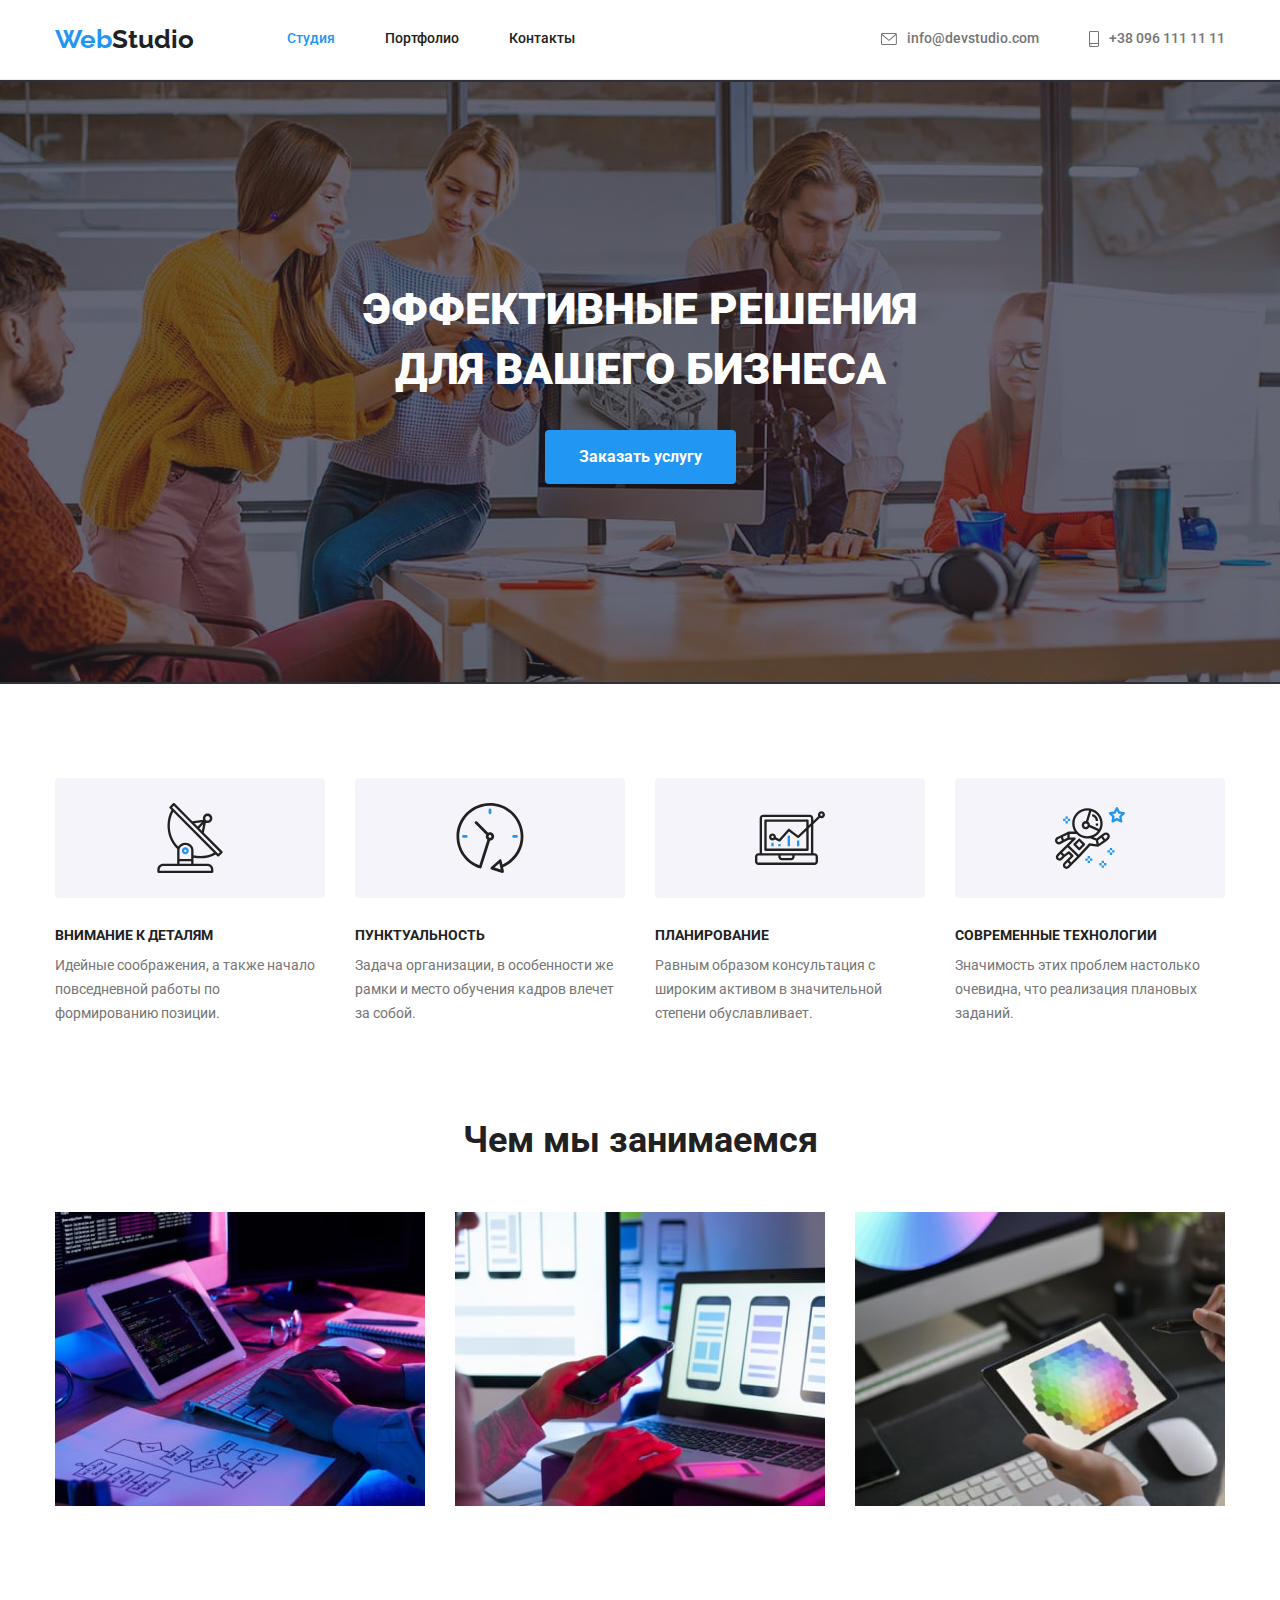
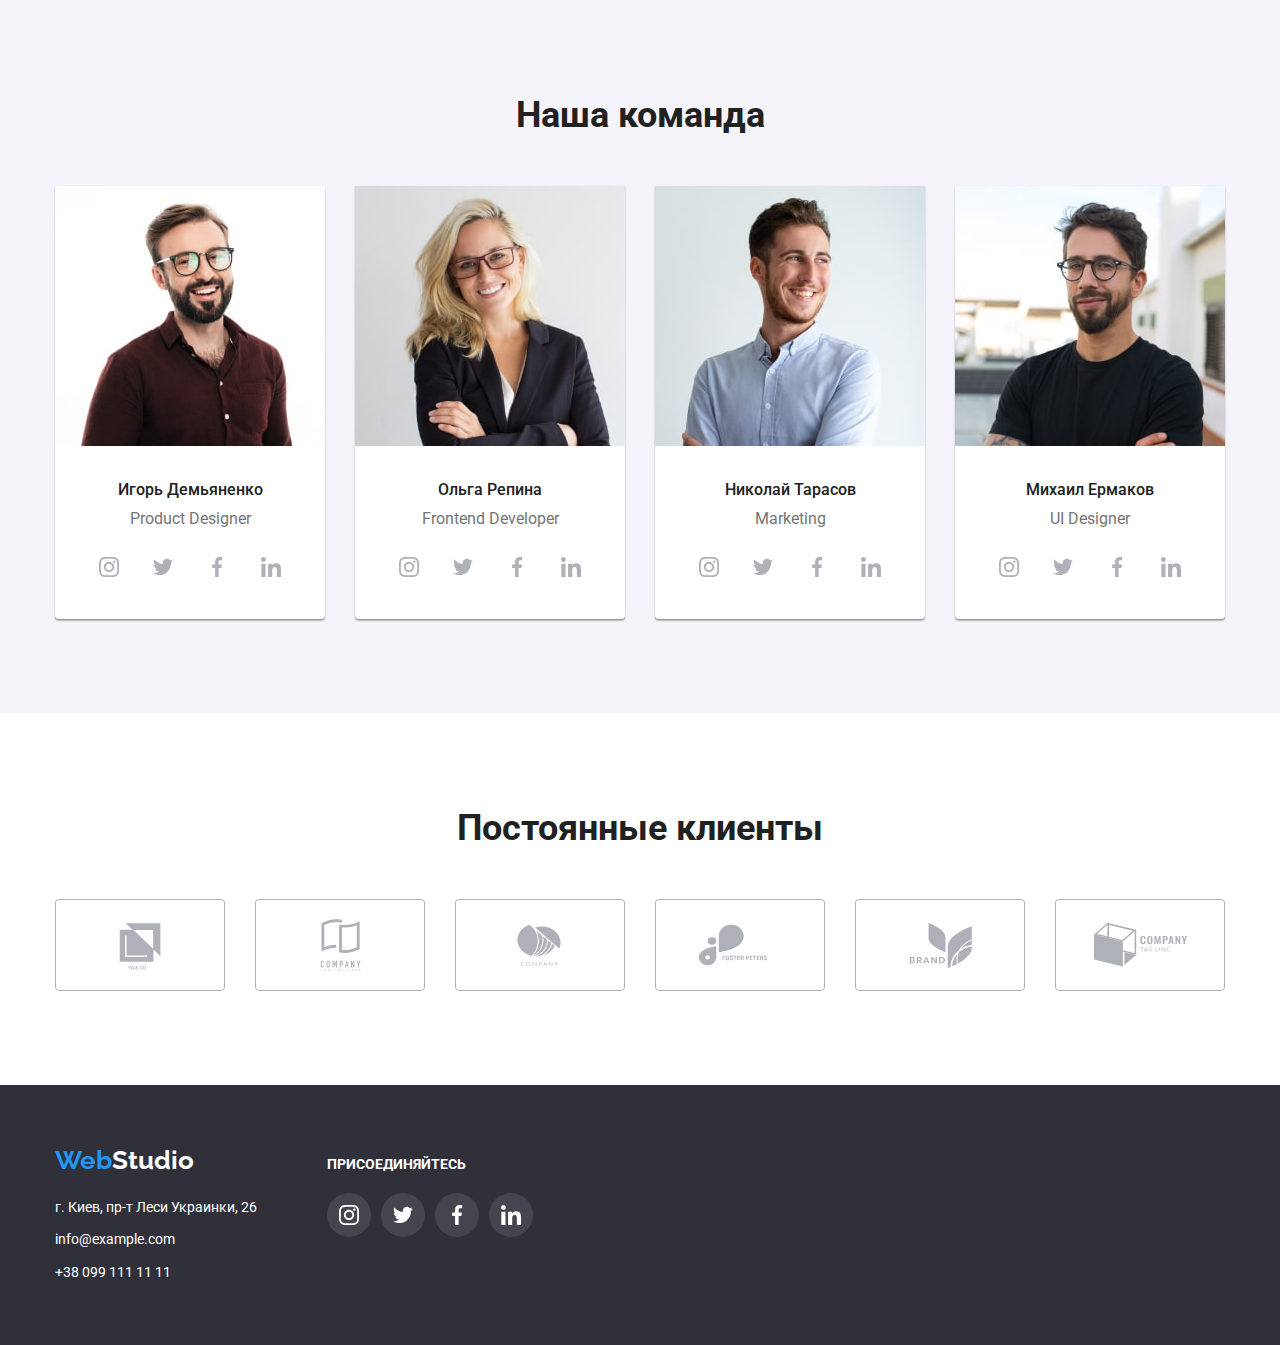
<file: index.html>
<!DOCTYPE html>
<html lang="ru">
<head>
    <meta charset="UTF-8">
    <meta http-equiv="X-UA-Compatible" content="IE=edge">
    <meta name="viewport" content="width=device-width, initial-scale=1.0">
    <title>Студия</title>
    <link rel="preconnect" href="https://fonts.googleapis.com">
    <link rel="preconnect" href="https://fonts.gstatic.com" crossorigin>
    <link href="https://fonts.googleapis.com/css2?family=Raleway:wght@700&family=Roboto:wght@400;500;700;900&display=swap"
        rel="stylesheet">
    <link rel="stylesheet" href="https://cdnjs.cloudflare.com/ajax/libs/modern-normalize/1.1.0/modern-normalize.min.css">
    <link rel="stylesheet" href="./css/styles.css">
</head>

<body>

    <header class="header">
        <div class="container header-container">
            <a class="logo-link link" href="./index.html"><span>Web</span>Studio</a>
            <nav class="header-navigation">
                <ul class="header-list">
                    <li class="header-item active" ><a class="link" href="./index.html">Студия</a></li>
                    <li class="header-item"><a class="link" href="./portfolio.html">Портфолио</a></li>
                    <li class="header-item"><a class="link" href="">Контакты</a></li>
                </ul>
            </nav> 
            <ul class="header-contact">
                <li class="header-contact-item">
                    <a class="header-contact-list link" href="mailto:info@devstudio.com">
                        <svg class="icon">
                            <use href="./images/icons.svg#mail"></use>
                        </svg>
                        info@devstudio.com
                    </a>
                </li>
                <li class="header-contact-item">
                    <a class="header-contact-list link" href="tel:+380961111111">
                        <svg class="icon smartphone">
                            <use href="./images/icons.svg#smartphone"></use>
                        </svg>
                        +38 096 111 11 11
                    </a>
                </li>
            </ul>
        </div>
    </header> 

    <main class="main">
        
        <section class="hero">
            <div class="container">
                <h1 class="hero-title">Эффективные решения <br /> для вашего бизнеса</h1>
                <button type="button" class="hero-button">Заказать услугу</button>
            </div>
        </section>

        <section class="advantage">
            <div class="container">
                <h2 hidden>Наши преимущества</h2>
                <ul class="advantage-list">
                    <li class="advantage-item">
                        <div class="advantage-item-top">
                            <svg class="advantage-icon">
                                <use href="./images/icons.svg#antenna"></use>
                            </svg>
                        </div>
                        <h3 class="advantage-title">Внимание к деталям</h3>
                        <p class="advantage-text">Идейные соображения, а также начало повседневной работы по формированию позиции.</p>
                    </li>
                    <li class="advantage-item">
                        <div class="advantage-item-top">
                            <svg class="advantage-icon">
                                <use href="./images/icons.svg#clock"></use>
                            </svg>
                        </div>
                        <h3 class="advantage-title">Пунктуальность</h3>
                        <p class="advantage-text">Задача организации, в особенности же рамки и место обучения кадров влечет за собой.
                        </p>
                    </li>
                    <li class="advantage-item">
                        <div class="advantage-item-top">
                            <svg class="advantage-icon">
                                <use href="./images/icons.svg#diagram"></use>
                            </svg>
                        </div>
                        <h3 class="advantage-title">Планирование</h3>
                        <p class="advantage-text">Равным образом консультация с широким активом в значительной степени обуславливает.
                        </p>
                    </li>
                    <li class="advantage-item">
                        <div class="advantage-item-top">
                            <svg class="advantage-icon">
                                <use href="./images/icons.svg#astronaut"></use>
                            </svg>
                        </div>
                        <h3 class="advantage-title">Современные технологии</h3>
                        <p class="advantage-text">Значимость этих проблем настолько очевидна, что реализация плановых заданий.</p>
                    </li>
                </ul>
            </div>
            
        </section>

        <section class="work">
            <div class="container">
                <h2 class="work-title">Чем мы занимаемся</h2>
                <ul class="work-list">
                    <li class="work-item"><img src="./images/image1.jpg" alt="image1" width="370" height="294"></li>
                    <li class="work-item"><img src="./images/image2.jpg" alt="image2" width="370" height="294"></li>
                    <li class="work-item"><img src="./images/image3.jpg" alt="image3" width="370" height="294"></li>
                </ul>
            </div>
        </section>

        <section class="team">
            <div class="container">
                <h2 class="team-title">Наша команда</h2>
                <ul class="team-list">
                    <li class="team-item">
                        <img src="./images/our-team/product-designer.jpg" alt="product-designer" width="270" height="260">
                        <div class="expert">
                            <h3 class="team-item-title">Игорь Демьяненко</h3>
                            <p class="team-item-text">Product Designer</p>
                            <ul class="social">
                                <li class="social-li">
                                    <a class="social-item link" href="">
                                        <svg class="social-icon">
                                            <use href="./images/icons.svg#instagram"></use>
                                        </svg>
                                    </a>
                                </li>
                                <li class="social-li">
                                    <a class="social-item link" href="">
                                        <svg class="social-icon">
                                            <use href="./images/icons.svg#twitter"></use>
                                        </svg>
                                    </a>
                                </li>
                                <li class="social-li">
                                    <a class="social-item link" href="">
                                        <svg class="social-icon">
                                            <use href="./images/icons.svg#facebook"></use>
                                        </svg>
                                    </a>
                                </li>
                                <li class="social-li">
                                    <a class="social-item link" href="">
                                        <svg class="social-icon">
                                            <use href="./images/icons.svg#linkedin"></use>
                                        </svg>
                                    </a>
                                </li>
                            </ul>
                        </div>
                    </li>
                    <li class="team-item">
                        <img src="./images/our-team/frontend-developer.jpg" alt="frontend-developer" width="270" height="260">
                        <div class="expert">
                            <h3 class="team-item-title">Ольга Репина</h3>
                            <p class="team-item-text">Frontend Developer</p>
                            <ul class="social">
                                <li class="social-li">
                                    <a class="social-item link" href="">
                                        <svg class="social-icon">
                                            <use href="./images/icons.svg#instagram"></use>
                                        </svg>
                                    </a>
                                </li>
                                <li class="social-li">
                                    <a class="social-item link" href="">
                                        <svg class="social-icon">
                                            <use href="./images/icons.svg#twitter"></use>
                                        </svg>
                                    </a>
                                </li>
                                <li class="social-li">
                                    <a class="social-item link" href="">
                                        <svg class="social-icon">
                                            <use href="./images/icons.svg#facebook"></use>
                                        </svg>
                                    </a>
                                </li>
                                <li class="social-li">
                                    <a class="social-item link" href="">
                                        <svg class="social-icon">
                                            <use href="./images/icons.svg#linkedin"></use>
                                        </svg>
                                    </a>
                                </li>
                            </ul>
                        </div>
                    </li>
                    <li class="team-item">
                        <img src="./images/our-team/marketing.jpg" alt="marketing" width="270" height="260">
                        <div class="expert">
                            <h3 class="team-item-title">Николай Тарасов</h3>
                            <p class="team-item-text">Marketing</p>
                            <ul class="social">
                                <li class="social-li">
                                    <a class="social-item link" href="">
                                        <svg class="social-icon">
                                            <use href="./images/icons.svg#instagram"></use>
                                        </svg>
                                    </a>
                                </li>
                                <li class="social-li">
                                    <a class="social-item link" href="">
                                        <svg class="social-icon">
                                            <use href="./images/icons.svg#twitter"></use>
                                        </svg>
                                    </a>
                                </li>
                                <li class="social-li">
                                    <a class="social-item link" href="">
                                        <svg class="social-icon">
                                            <use href="./images/icons.svg#facebook"></use>
                                        </svg>
                                    </a>
                                </li>
                                <li class="social-li">
                                    <a class="social-item link" href="">
                                        <svg class="social-icon">
                                            <use href="./images/icons.svg#linkedin"></use>
                                        </svg>
                                    </a>
                                </li>
                            </ul>
                        </div>
                    </li>
                    <li class="team-item">
                        <img src="./images/our-team/ul-designer.jpg" alt="ul-designer" width="270" height="260">
                        <div class="expert">
                            <h3 class="team-item-title">Михаил Ермаков</h3>
                            <p class="team-item-text">UI Designer</p>
                            <ul class="social">
                                <li class="social-li">
                                    <a class="social-item link" href="">
                                        <svg class="social-icon">
                                            <use href="./images/icons.svg#instagram"></use>
                                        </svg>
                                    </a>
                                </li>
                                <li class="social-li">
                                    <a class="social-item link" href="">
                                        <svg class="social-icon">
                                            <use href="./images/icons.svg#twitter"></use>
                                        </svg>
                                    </a>
                                </li>
                                <li class="social-li">
                                    <a class="social-item link" href="">
                                        <svg class="social-icon">
                                            <use href="./images/icons.svg#facebook"></use>
                                        </svg>
                                    </a>
                                </li>
                                <li class="social-li">
                                    <a class="social-item link" href="">
                                        <svg class="social-icon">
                                            <use href="./images/icons.svg#linkedin"></use>
                                        </svg>
                                    </a>
                                </li>
                            </ul>
                        </div>
                    </li>
                </ul>
            </div>
        </section>

        <section class="clients">
            <div class="container">
                <h2 class="clients-title">Постоянные клиенты</h2>
                <ul class="firms">
                    <a class="firms-item link" href="">
                        <svg class="clients-icon">
                        <use href="./images/icons.svg#Logo-1"></use>
                    </svg>
                    </a>
                    <a class="firms-item link" href="">
                        <svg class="clients-icon">
                        <use href="./images/icons.svg#Logo-2"></use>
                    </svg>
                    </a>
                    <a class="firms-item link" href="">
                        <svg class="clients-icon">
                        <use href="./images/icons.svg#Logo-3"></use>
                    </svg>
                    </a>
                    <a class="firms-item link" href="">
                        <svg class="clients-icon">
                        <use href="./images/icons.svg#Logo-4"></use>
                    </svg>
                    </a>
                    <a class="firms-item link" href="">
                        <svg class="clients-icon">
                        <use href="./images/icons.svg#Logo-5"></use>
                    </svg>
                    </a>
                    <a class="firms-item link" href="">
                        <svg class="clients-icon">
                        <use href="./images/icons.svg#Logo-6"></use>
                    </svg>
                    </a>
                </ul>
            </div>
        </section>
    </main>

    <footer class="footer">

        <div class="container footer-container">
            <section class="footer-right">
                <a class="footer-logo-link link" href="./index.html"><span>Web</span>Studio</a>
                <address class="footer-adress">
                    <ul class="adress-list">
                        <li class="adress-item">
                            <a class="adress-link link" href="https://goo.gl/maps/3PC4HaNQBLB8UQDGA" target="_blank"
                                rel="noopener noreferrer">г. Киев, пр-т Леси Украинки, 26</a>
                        </li>
                        <li class="adress-item">
                            <a class="adress-link link" href="mailto:info@example.com">info@example.com</a>
                        </li>
                        <li class="adress-item">
                            <a class="adress-link link" href="tel:+380991111111">+38 099 111 11 11</a>
                        </li>
                    </ul>
                </address>
            </section>
            

            <section class="join">
                <h3 class="join-title">присоединяйтесь</h3>
                <ul class="footer-social">
                    <a class="footer-social-item link" href="">
                        <svg class="footer-social-icon">
                        <use href="./images/icons.svg#instagram"></use>
                    </svg>
                    </a>
                    <a class="footer-social-item link" href="">
                        <svg class="footer-social-icon">
                        <use href="./images/icons.svg#twitter"></use>
                    </svg>
                    </a>
                    <a class="footer-social-item link" href="">
                        <svg class="footer-social-icon">
                        <use href="./images/icons.svg#facebook"></use>
                    </svg>
                    </a>
                    <a class="footer-social-item link" href="">
                        <svg class="footer-social-icon">
                        <use href="./images/icons.svg#linkedin"></use>
                    </svg>
                    </a>
                </ul>
            </section>
        </div>
    </footer>

</body>

</html>
</file>
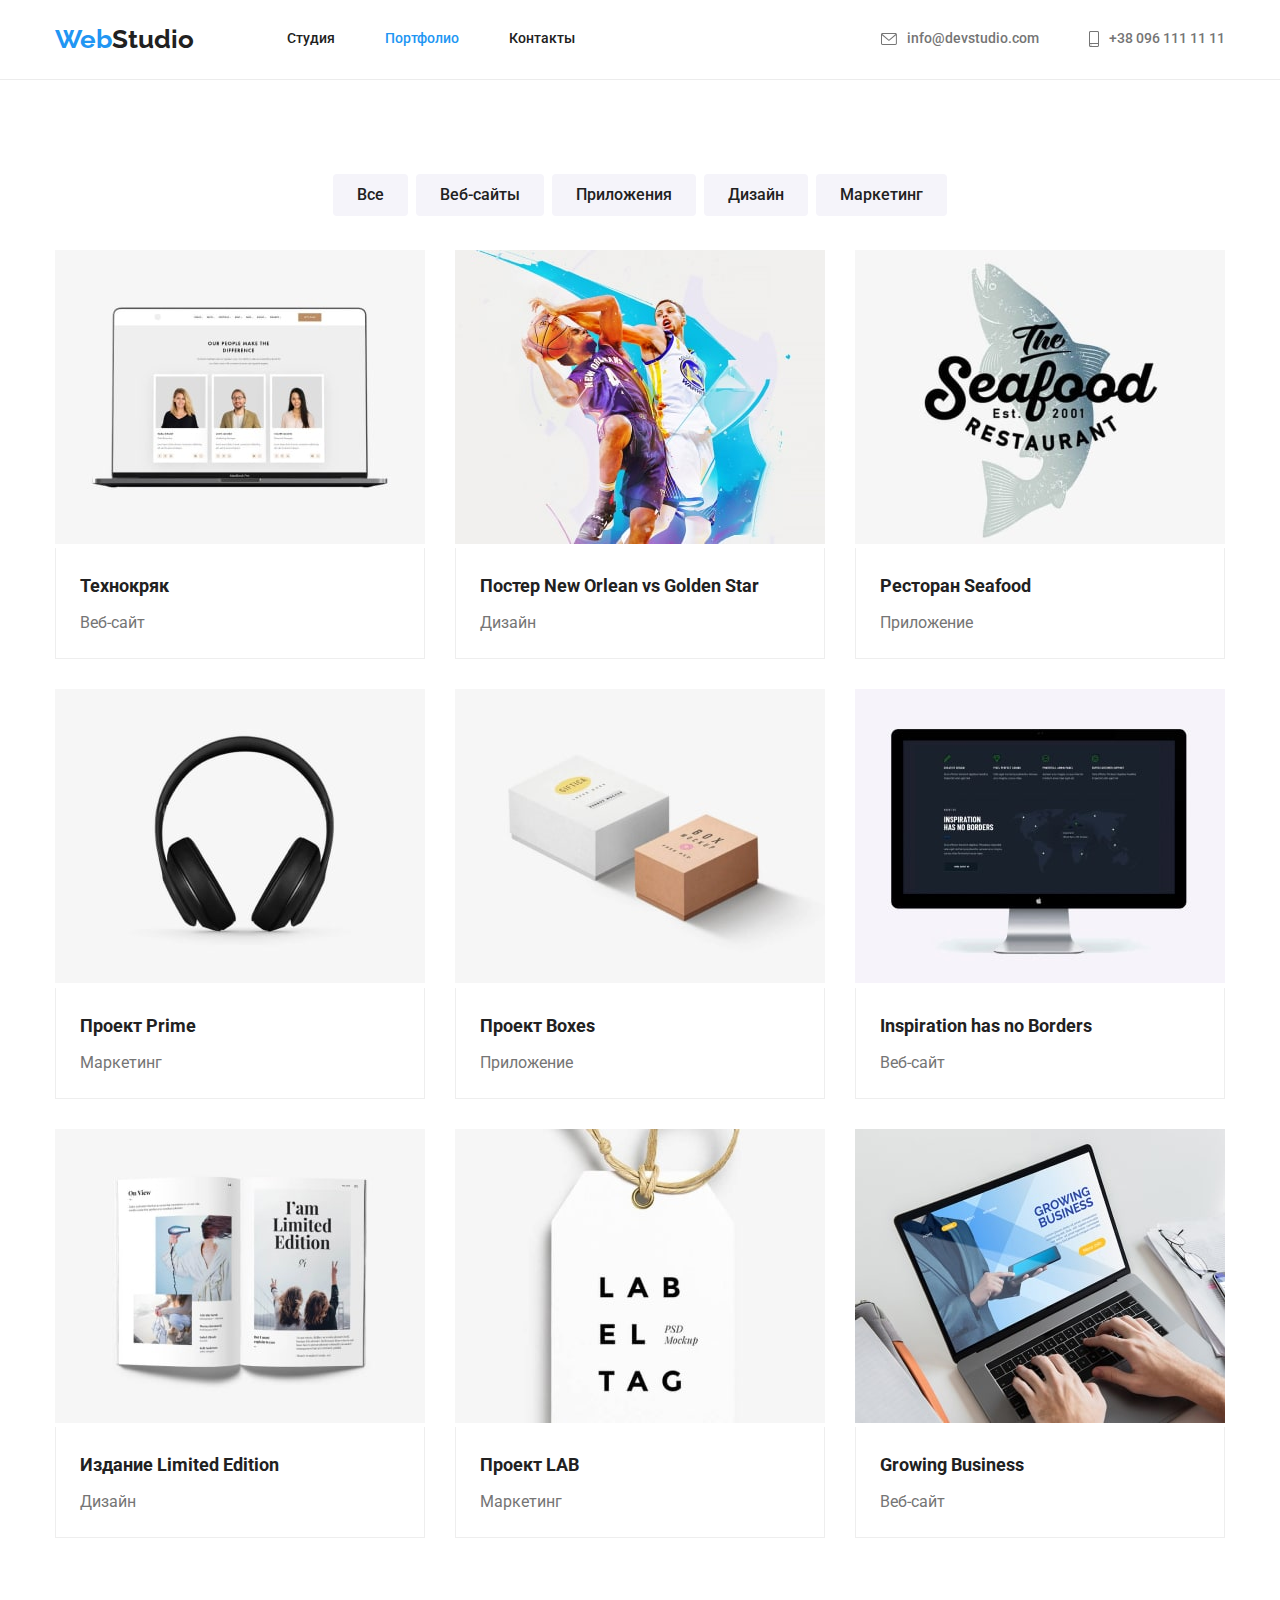
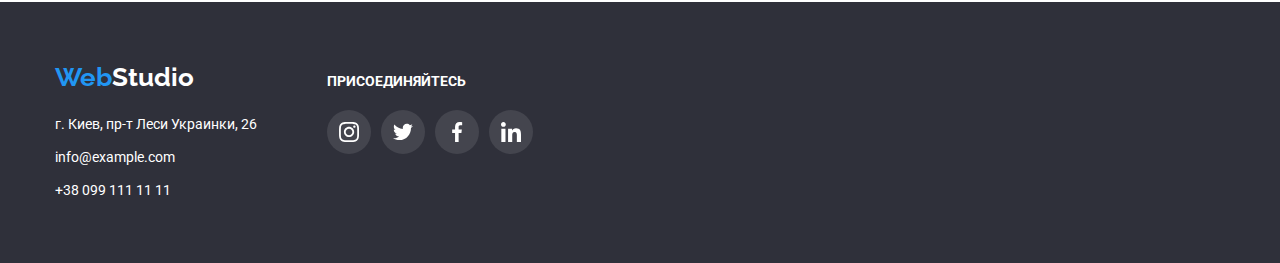
<file: portfolio.html>
<!DOCTYPE html>
<html lang="ru">
<head>
    <meta charset="UTF-8">
    <meta http-equiv="X-UA-Compatible" content="IE=edge">
    <meta name="viewport" content="width=device-width, initial-scale=1.0">
    <title>Портфолио</title>
    <link rel="preconnect" href="https://fonts.googleapis.com">
    <link rel="preconnect" href="https://fonts.gstatic.com" crossorigin>
    <link href="https://fonts.googleapis.com/css2?family=Raleway:wght@700&family=Roboto:wght@400;500;700;900&display=swap"
        rel="stylesheet">
    <link rel="stylesheet" href="https://cdnjs.cloudflare.com/ajax/libs/modern-normalize/1.1.0/modern-normalize.min.css">    
    <link rel="stylesheet" href="./css/styles.css">
</head>

<body>

    <header class="header">
        <div class="container header-container">
            <a class="logo-link link" href="./index.html"><span>Web</span>Studio</a>
            <nav class="header-navigation">
                <ul class="header-list">
                    <li class="header-item"><a class="link" href="./index.html">Студия</a></li>
                    <li class="header-item active"><a class="link" href="./portfolio.html">Портфолио</a></li>
                    <li class="header-item"><a class="link" href="">Контакты</a></li>
                </ul>
            </nav>
            <ul class="header-contact">
                <li class="header-contact-item">
                    <a class="header-contact-list link" href="mailto:info@devstudio.com">
                        <svg class="icon">
                            <use href="./images/icons.svg#mail"></use>
                        </svg>
                        info@devstudio.com
                    </a>
                </li>
                <li class="header-contact-item">
                    <a class="header-contact-list link" href="tel:+380961111111">
                        <svg class="icon smartphone">
                            <use href="./images/icons.svg#smartphone"></use>
                        </svg>
                        +38 096 111 11 11
                    </a>
                </li>
            </ul>
        </div>
    </header>

    <main>
        <section class="main-portfolio">
            <div class="container navigation">
                <ul class="navigation-list">
                    <li class="navigation-item"><button type="button" class="navigation-button">Все</button></li>
                    <li class="navigation-item"><button type="button" class="navigation-button">Веб-сайты</button></li>
                    <li class="navigation-item"><button type="button" class="navigation-button">Приложения</button></li>
                    <li class="navigation-item"><button type="button" class="navigation-button">Дизайн</button></li>
                    <li class="navigation-item"><button type="button" class="navigation-button">Маркетинг</button></li>
                </ul>
            </div>
            
            <div class="container works">
                <ul class="works-list">
                    <li class="works-item">
                        <a class="works-link link" href="">
                            <img src="./images/portfolio/laptop.jpg" alt="laptop" width="370" height="294">
                            <div class="works-description">
                                <h3 class="works-item-title">Технокряк</h3>
                                <p class="works-item-text">Веб-сайт</p>
                            </div>
                        </a>
                    </li>
                    <li class="works-item">
                        <a class="works-link link" href="">
                            <img src="./images/portfolio/basketbolists.jpg" alt="basketbolists" width="370" height="294">
                            <div class="works-description">
                                <h3 class="works-item-title">Постер New Orlean vs Golden Star</h3>
                                <p class="works-item-text">Дизайн</p>
                            </div>
                        </a>
                    </li>
                    <li class="works-item">
                        <a class="works-link link" href="">
                            <img src="./images/portfolio/seafood.jpg" alt="seafood" width="370" height="294">
                            <div class="works-description">
                                <h3 class="works-item-title">Ресторан Seafood</h3>
                                <p class="works-item-text">Приложение</p>
                            </div>
                        </a>
                    </li>
                    <li class="works-item">
                        <a class="works-link link" href="">
                            <img src="./images/portfolio/earphones.jpg" alt="earphones" width="370" height="294">
                            <div class="works-description">
                                <h3 class="works-item-title">Проект Prime</h3>
                                <p class="works-item-text">Маркетинг</p>
                            </div>
                        </a>
                    </li>
                    <li class="works-item">
                        <a class="works-link link" href="">
                            <img src="./images/portfolio/boxes.jpg" alt="boxes" width="370" height="294">
                            <div class="works-description">
                                <h3 class="works-item-title">Проект Boxes</h3>
                                <p class="works-item-text">Приложение</p>
                            </div>
                        </a>
                    </li>
                    <li class="works-item">
                        <a class="works-link link" href="">
                            <img src="./images/portfolio/display.jpg" alt="display" width="370" height="294">
                            <div class="works-description">
                                <h3 class="works-item-title">Inspiration has no Borders</h3>
                                <p class="works-item-text">Веб-сайт</p>
                            </div>
                        </a>
                    </li>
                    <li class="works-item">
                        <a class="works-link link" href="">
                            <img src="./images/portfolio/book.jpg" alt="book" width="370" height="294">
                            <div class="works-description">
                                <h3 class="works-item-title">Издание Limited Edition</h3>
                                <p class="works-item-text">Дизайн</p>
                            </div>
                        </a>
                    </li>
                    <li class="works-item">
                        <a class="works-link link" href="">
                            <img src="./images/portfolio/lab.jpg" alt="lab" width="370" height="294">
                            <div class="works-description">
                                <h3 class="works-item-title">Проект LAB</h3>
                                <p class="works-item-text">Маркетинг</p>
                            </div>
                        </a>
                    </li>
                    <li class="works-item">
                        <a class="works-link link" href="">
                            <img src="./images/portfolio/growing-business.jpg" alt="growing-business" width="370" height="294">
                            <div class="works-description">
                                <h3 class="works-item-title">Growing Business</h3>
                                <p class="works-item-text">Веб-сайт</p>
                            </div>
                        </a>
                    </li>
                </ul>
            </div>
        </section>
    </main>

    <footer class="footer">
    
        <div class="container footer-container">
            <section class="footer-right">
                <a class="footer-logo-link link" href="./index.html"><span>Web</span>Studio</a>
                <address class="footer-adress">
                    <ul class="adress-list">
                        <li class="adress-item">
                            <a class="adress-link link" href="https://goo.gl/maps/3PC4HaNQBLB8UQDGA" target="_blank"
                                rel="noopener noreferrer">г. Киев, пр-т Леси Украинки, 26</a>
                        </li>
                        <li class="adress-item">
                            <a class="adress-link link" href="mailto:info@example.com">info@example.com</a>
                        </li>
                        <li class="adress-item">
                            <a class="adress-link link" href="tel:+380991111111">+38 099 111 11 11</a>
                        </li>
                    </ul>
                </address>
            </section>
    
    
            <section class="join">
                <h3 class="join-title">присоединяйтесь</h3>
                <ul class="footer-social">
                    <a class="footer-social-item link" href="">
                        <svg class="footer-social-icon">
                            <use href="./images/icons.svg#instagram"></use>
                        </svg>
                    </a>
                    <a class="footer-social-item link" href="">
                        <svg class="footer-social-icon">
                            <use href="./images/icons.svg#twitter"></use>
                        </svg>
                    </a>
                    <a class="footer-social-item link" href="">
                        <svg class="footer-social-icon">
                            <use href="./images/icons.svg#facebook"></use>
                        </svg>
                    </a>
                    <a class="footer-social-item link" href="">
                        <svg class="footer-social-icon">
                            <use href="./images/icons.svg#linkedin"></use>
                        </svg>
                    </a>
                </ul>
            </section>
        </div>
    </footer>

</body>

</html>
</file>
<file: css/styles.css>
:root {
  --primary-text-color: #212121;
  --secondary-text-color: #757575;
  --third-text-color: #ffffff;
  --accent-color: #2196f3;
  --main-bgc: #ffffff;
  --additional-bgc: #2f303a;
  --third-bgc: #f5f4fa;
  --button-bgc: #f5f4fa;
  --button-accent-bgc: #2196f3;
  --button-accent-color: #ffffff;
  --border-color: #ececec;
  --border-second-color: #eeeeee;
  --border-third-color: #afb1b8;
  --gradient-color: #c4c4c4;
  --social-color: #afb1b8;
}

body {
  font-family: Roboto, sans-serif;
  background-color: var(--main-bgc);
  color: var(--primary-text-color);
}

.link {
  color: inherit;
  display: block;
  text-decoration: none;
}

.link:hover,
.link:focus {
  color: var(--accent-color);
}

.active {
  color: var(--accent-color);
}

ul {
  list-style: none;
  margin: 0;
  padding: 0;
}
p,
h1,
h2,
h3,
h4,
h5,
h6 {
  margin: 0;
}

button {
  cursor: pointer;
  border-radius: 4px;
  border-color: transparent;
}

.logo-link {
  font-family: Raleway;
  font-weight: 700;
  font-size: 26px;
  line-height: 1.19;
  color: var(--primary-text-color);

  margin-right: 93px;
}

.footer-logo-link {
  font-family: Raleway;
  font-weight: 700;
  font-size: 26px;
  line-height: 1.19;
  color: var(--third-text-color);
}

h2 {
  font-weight: 700;
  font-size: 36px;
  line-height: 1.17;
  text-align: center;
  color: var(--primary-text-color);
}

.container {
  width: 1200px;
  padding-left: 15px;
  padding-right: 15px;
  margin: 0 auto;
}

/*--------------------HEADER---------------------*/

.header {
  background-color: var(--main-bgc);

  border-bottom: 1px solid var(--border-color);
  padding: 24px 0px;
}

span {
  color: var(--accent-color);
  font-weight: 700;
}

.header-list {
  display: flex;
}

.header-item {
  font-weight: 500;
  font-size: 14px;
  line-height: 1.14;
}

.header-item:not(:last-child) {
  margin-right: 50px;
}

.header-contact-item {
  font-weight: 500;
  font-size: 14px;
  line-height: 1.14;
  color: var(--secondary-text-color);
}

.header-contact-item:not(:last-child) {
  margin-right: 50px;
}

.header-container {
  display: flex;
  align-items: center;
}

.icon {
  fill: var(--secondary-text-color);

  width: 16px;
  height: 12px;
  margin-right: 10px;
}

.smartphone {
  width: 10px;
  height: 16px;
}

.header-contact {
  display: flex;
  margin-left: auto;
  justify-content: auto;
}

.header-contact-list {
  display: flex;
  align-items: center;
}

.header-contact-list:hover .icon,
.header-contact-list:focus .icon {
  fill: var(--accent-color);
}

/*--------------------HERO--------------------*/

.hero {
  background-color: var(--additional-bgc);
  background-image: linear-gradient(rgba(47, 48, 58, 0.4), rgba(47, 48, 58, 0.4)),
    url(../images/hero-image.jpg);
  background-repeat: no-repeat;
  background-position: center;

  text-align: center;

  padding-top: 200px;
  padding-bottom: 200px;
}

.hero-title {
  font-weight: 900;
  font-size: 44px;
  line-height: 1.36;
  text-align: center;
  text-transform: uppercase;
  color: var(--third-text-color);

  margin: 0;
}

.hero-button {
  font-family: inherit;
  font-weight: 700;
  font-size: 16px;
  line-height: 1.88;
  align-items: center;
  text-align: center;
  background-color: var(--accent-color);
  color: var(--third-text-color);

  padding: 10px 32px;
  margin-top: 30px;
}

/*--------------------ADVANTAGE--------------------*/

.advantage {
  background-color: var(--main-bgc);
  padding-top: 94px;
  padding-bottom: 94px;
}

.advantage-item-top {
  display: flex;
  justify-content: center;
  align-items: center;
  width: 100%;
  height: 120px;

  background: var(--third-bgc);
  border-radius: 4px;

  margin-bottom: 30px;
}

.advantage-icon {
  width: 70px;
  height: 70px;
}

.advantage-list {
  display: flex;
  justify-content: space-between;
}

.advantage-item {
  width: 270px;
}

.advantage-item:not(:last-child) {
  margin-right: 30px;
}

.advantage-title {
  font-weight: 700;
  font-size: 14px;
  line-height: 1.14;
  text-transform: uppercase;
  color: var(--primary-text-color);

  margin-bottom: 10px;
}

.advantage-text {
  font-size: 14px;
  line-height: 1.71;
  color: var(--secondary-text-color);
}

/*--------------------WORK--------------------*/

.work {
  padding-bottom: 90px;
}

.work-title {
  margin-bottom: 50px;
}

.work-list {
  display: flex;
}

.work-item:not(:last-child) {
  margin-right: 30px;
}

/*--------------------TEAM--------------------*/

.team {
  background-color: #f5f4fa;

  padding-top: 94px;
  padding-bottom: 94px;
}

.team-title {
  margin-bottom: 50px;
}

.team-list {
  display: flex;
  justify-content: space-between;
}

.team-item {
  background-color: var(--main-bgc);

  box-shadow: 0px 1px 3px rgba(0, 0, 0, 0.12), 0px 1px 1px rgba(0, 0, 0, 0.14),
    0px 2px 1px rgba(0, 0, 0, 0.2);
  border-radius: 0px 0px 4px 4px;
}

.expert {
  padding-top: 30px;
}

.team-item-title {
  font-weight: 500;
  font-size: 16px;
  line-height: 1.19;
  text-align: center;
  color: var(--primary-text-color);

  margin-bottom: 10px;
}

.team-item-text {
  font-size: 16px;
  line-height: 1.19;
  text-align: center;
  color: var(--secondary-text-color);
}

.social {
  display: flex;
  justify-content: center;

  padding-top: 16px;
  padding-bottom: 30px;
}

.social-li:not(:last-child) {
  margin-right: 10px;
}

.social-item {
  display: flex;
  width: 44px;
  height: 44px;

  padding: 12px;
  border-radius: 50%;
}

.social-item:hover,
.social-item:focus {
  background-color: var(--button-accent-bgc);
  border-radius: 50%;
}

.social-item:hover .social-icon,
.social-item:focus .social-icon {
  fill: var(--button-accent-color);
}

.social-icon {
  fill: var(--social-color);

  width: 20px;
  height: 20px;

  /* padding: 12px; */
}

/*--------------------CLIENTS--------------------*/

.clients {
  padding-top: 94px;
  padding-bottom: 94px;
}

.clients-title {
  margin-bottom: 50px;
}

.firms {
  display: flex;
  justify-content: space-between;
}

.firms-item {
  width: 170px;
  height: 92px;

  padding: 16px 32px;

  border: 1px solid var(--border-third-color);
  border-radius: 4px;
}

.firms-item:hover,
.firms-item:focus {
  border: 1px solid var(--button-accent-bgc);
}

.firms-item:hover .clients-icon,
.firms-item:focus .clients-icon {
  fill: var(--accent-color);
}

.clients-icon {
  fill: var(--social-color);

  width: 106px;
  height: 60px;
}

/*--------------------FOOTER--------------------*/

.footer {
  background-color: var(--additional-bgc);

  padding-top: 60px;
  padding-bottom: 60px;
}

.footer-container {
  display: flex;
  align-items: baseline;
}

.footer-right {
  margin-right: 70px;
}

.footer-adress {
  font-style: inherit;

  margin-top: 20px;
}

.adress-item:not(:last-child) {
  margin-bottom: 9px;
}

.adress-link {
  font-size: 14px;
  line-height: 1.71;
  color: var(--third-text-color);
}

.join {
  width: 206px;
  height: 80px;
}

.join-title {
  font-weight: 700;
  font-size: 14px;
  line-height: 1.14;

  color: var(--third-text-color);

  text-transform: uppercase;

  margin-bottom: 20px;
}

.footer-social {
  display: flex;
  justify-content: space-between;
}

.footer-social-item {
  width: 44px;
  height: 44px;

  background-color: rgba(255, 255, 255, 0.1);
  border-radius: 50%;

  padding: 12px;
}

.footer-social-item:hover,
.footer-social-item:focus {
  background-color: var(--button-accent-bgc);
}

.footer-social-icon {
  fill: var(--third-text-color);

  width: 20px;
  height: 20px;
}

/*--------------------PORTFOLIO-NAVIGATION--------------------*/

.main-portfolio {
  padding-top: 94px;
  padding-bottom: 94px;
}

.navigation-list {
  display: flex;
  justify-content: center;
  margin-bottom: 34px;
}

.navigation-item:not(:last-child) {
  margin-right: 8px;
}

.navigation-button {
  font-family: inherit;
  font-weight: 500;
  font-size: 16px;
  line-height: 1.63;
  text-align: center;
  color: var(--primary-text-color);
  background-color: var(--button-bgc);

  padding: 6px 22px;
}

.navigation-button:hover,
.navigation-button:focus {
  color: var(--button-accent-color);
  background-color: var(--button-accent-bgc);

  box-shadow: 0px 3px 1px rgba(0, 0, 0, 0.1), 0px 1px 2px rgba(0, 0, 0, 0.08),
    0px 2px 2px rgba(0, 0, 0, 0.12);
}

/*--------------------PORTFOLIO-WORKS--------------------*/

.works-list {
  display: flex;
  flex-wrap: wrap;
}

.works-item {
  flex-basis: calc((100% - 60px) / 3);
  margin-right: 30px;
  margin-bottom: 30px;
}

.works-link:hover,
.works-link:focus {
  box-shadow: 0px 1px 1px rgba(0, 0, 0, 0.12), 0px 4px 4px rgba(0, 0, 0, 0.06),
    1px 4px 6px rgba(0, 0, 0, 0.16);
}

.works-item:nth-child(3n) {
  margin-right: 0;
}

.works-item:nth-last-child(-n + 3) {
  margin-bottom: -30px;
}

.works-description {
  border-right: 1px solid var(--border-second-color);
  border-bottom: 1px solid var(--border-second-color);
  border-left: 1px solid var(--border-second-color);

  padding: 20px 24px 20px 24px;
}

.works-item-title {
  font-weight: 700;
  font-size: 18px;
  line-height: 2;
  color: var(--primary-text-color);

  margin-bottom: 4px;
}

.works-item-text {
  font-size: 16px;
  line-height: 1.88;
  color: var(--secondary-text-color);
}
</file>
